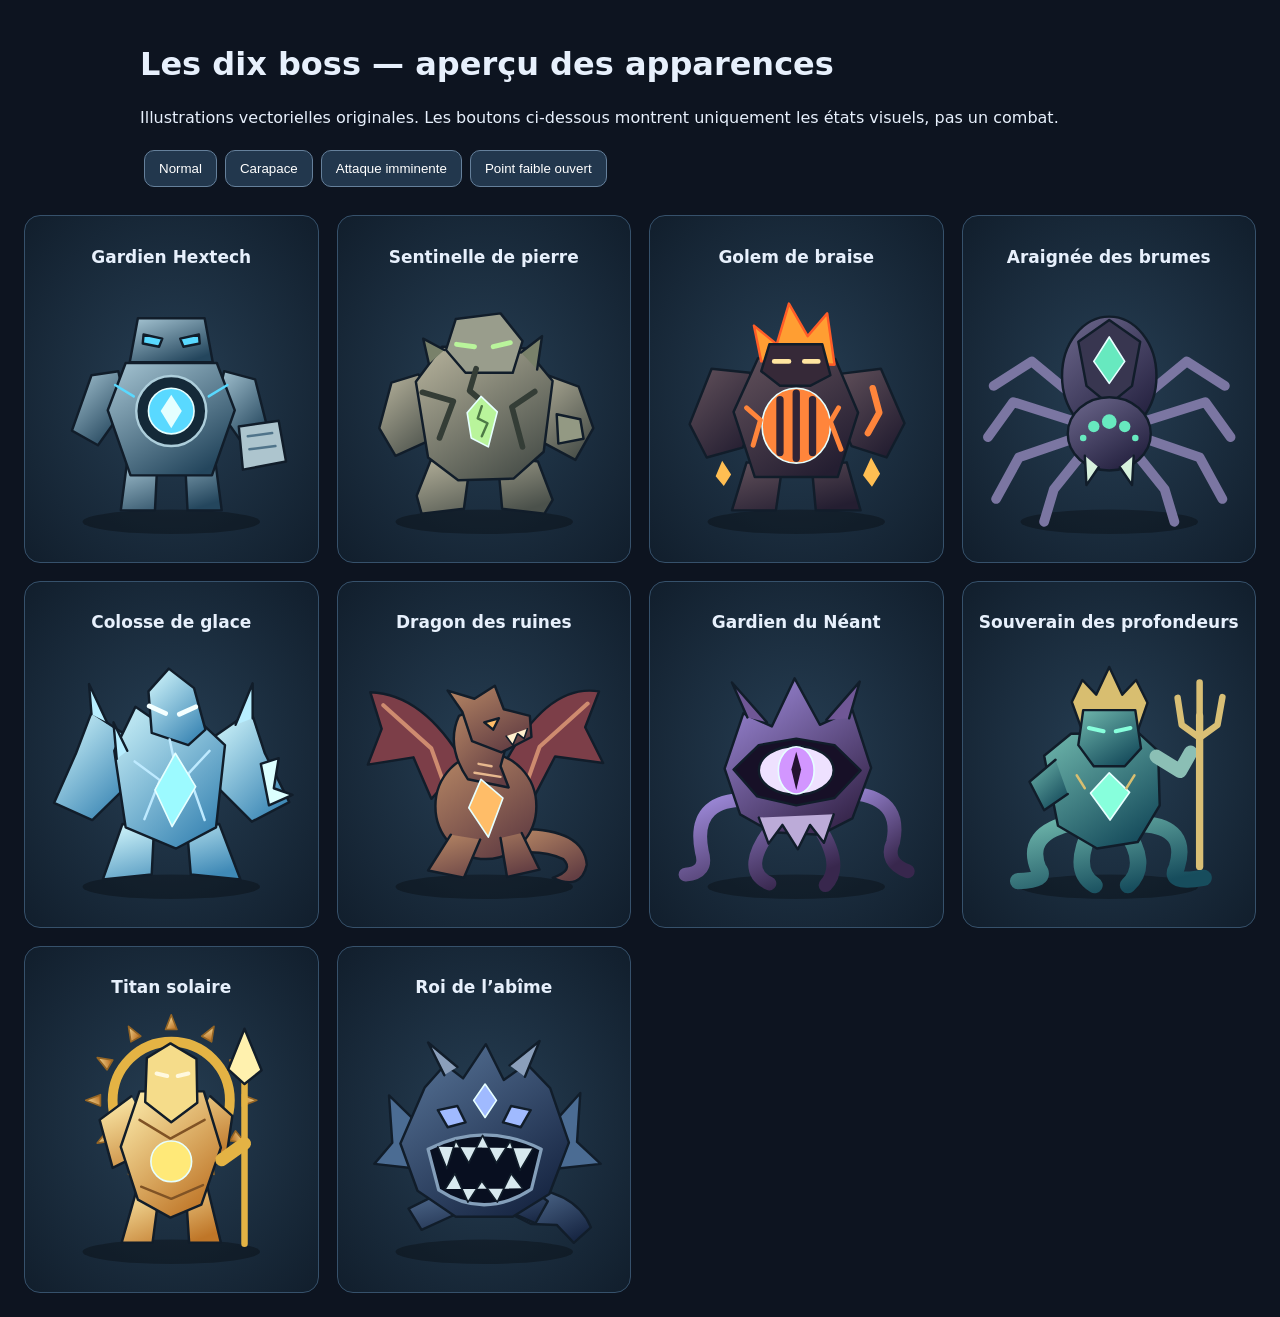
<file: Apercu-des-boss.html>
<!DOCTYPE html><html lang="fr"><head><meta charset="utf-8"><meta name="viewport" content="width=device-width,initial-scale=1"><title>Aperçu des boss de Runeterra</title><style>
body{margin:0;padding:24px;background:#0d1420;color:#e7f0fc;font:16px system-ui,sans-serif}header{max-width:1000px;margin:0 auto 24px}button{background:#22374d;color:white;border:1px solid #65809b;border-radius:10px;padding:10px 14px;margin:4px;cursor:pointer}.gallery{display:grid;grid-template-columns:repeat(auto-fit,minmax(250px,1fr));gap:18px;max-width:1500px;margin:auto}.hb-stage{background:radial-gradient(ellipse at center,#263e53,#111e2c);border:1px solid #36516b;border-radius:16px;padding:16px}.hb-stage h2{font-size:17px;text-align:center}.boss-art-svg{height:265px!important;width:100%}p{line-height:1.6}
</style></head><body><header><h1>Les dix boss — aperçu des apparences</h1><p>Illustrations vectorielles originales. Les boutons ci-dessous montrent uniquement les états visuels, pas un combat.</p><div id="controls"><button data-phase="normal">Normal</button><button data-phase="armor">Carapace</button><button data-phase="warning">Attaque imminente</button><button data-phase="exposed">Point faible ouvert</button></div></header><main class="gallery" id="gallery"></main><script>// Silhouettes SVG originales de Chasse aux boss. Aucune image distante.
const ART = {
 hextech: {name:'Gardien Hextech',metal:['#a7c6d4','#24465d'],accent:'#59d9ff',body:`
 <path d="M106 218L143 218L140 279H98Z M177 218H214L222 279H180Z" fill="@M@"/>
 <path d="M95 108L62 113L38 181L70 199L104 151Z" fill="@M@"/>
 <g class="ba-strike"><path d="M225 108L263 118L279 181L249 199L215 150Z" fill="@M@"/><path d="M243 176L292 169L301 219L248 229Z" fill="#adc5ce"/><path d="M254 188L284 184M256 204L288 200" stroke="#50748a"/></g>
 <path d="M104 98H216L238 156L210 236H110L82 156Z" fill="@M@"/><path d="M119 43H201L211 97H109Z" fill="@M@"/>
 <path d="M126 63L149 68L145 78L125 74Z M194 63L171 68L175 78L195 74Z" fill="@A@"/>
 <circle cx="160" cy="157" r="43" fill="#142938" stroke="#adcedb"/><circle class="ba-weakpoint" cx="160" cy="157" r="28" fill="@A@"/><path d="M160 137L173 157L160 178L147 157Z" fill="#e4ffff" stroke="none"/>
 <path d="M91 125L114 139M229 125L206 139" stroke="@A@"/>`},
 stone:{name:'Sentinelle de pierre',metal:['#b8b49d','#4b514b'],accent:'#b9f49b',body:`
 <path d="M94 218L144 211L135 277L83 283L77 261Z M176 211L226 219L244 266L234 283L182 277Z" fill="@M@"/>
 <path d="M79 112L46 122L31 178L51 212L91 194L111 143Z" fill="@M@"/>
 <g class="ba-strike"><path d="M235 112L276 127L294 178L272 217L233 196L211 145Z" fill="@M@"/><path d="M249 161L278 167L282 191L251 197Z" fill="#939983"/></g>
 <path d="M108 78L76 121L91 214L128 242L196 240L233 207L244 120L211 80Z" fill="@M@"/>
 <path d="M125 44L180 37L207 71L195 110L137 110L113 82Z" fill="#999d8c"/>
 <path d="M126 75L148 78M171 78L192 73" stroke="@A@" stroke-width="6"/>
 <path d="M84 134L122 145L105 190M222 133L194 152L207 201M150 105L142 132L161 148" fill="none" stroke="#343d36" stroke-width="7"/>
 <path class="ba-weakpoint" d="M156 139L176 158L165 201L144 190L139 159Z" fill="@A@"/>
 <path d="M157 151L152 166L164 172L157 188" fill="none" stroke="#4d7945"/>
 <path d="M92 99L85 68L111 82M205 85L231 65L225 106" fill="#79816a"/>`},
 ember:{name:'Golem de braise',metal:['#62515b','#241e31'],accent:'#ff853b',body:`
 <path d="M99 220L143 224L135 279H81Z M179 224L222 220L239 279H184Z" fill="@M@"/>
 <path d="M103 110L56 105L29 173L50 214L94 202L116 155Z" fill="@M@"/>
 <g class="ba-strike"><path d="M216 111L264 105L293 172L271 214L228 200L207 156Z" fill="@M@"/><path d="M254 129L262 159L248 184" fill="none" stroke="@A@" stroke-width="8"/></g>
 <path d="M113 92L208 93L236 159L211 238H109L83 158Z" fill="@M@"/>
 <path d="M117 96L108 52L136 75L151 25L174 65L198 37L207 100Z" fill="#ff9e32" stroke="#ff5c27"/>
 <path d="M127 75H192L202 113L177 126H140L117 108Z" fill="#362938"/><path d="M133 96H151M170 96H187" stroke="#ffe5a0" stroke-width="6"/>
 <ellipse class="ba-weakpoint" cx="160" cy="175" rx="42" ry="46" fill="@A@"/>
 <path d="M140 143V208M160 135V215M180 143V208" stroke="#312536" stroke-width="9"/>
 <path d="M99 153L116 168L107 199M212 153L202 170L215 204" fill="none" stroke="@A@" stroke-width="6"/>
 <path d="M80 235L69 218L61 237L71 249Z M242 236L252 214L263 234L253 250Z" fill="#ffbe52" stroke="none"/>`},
 mist:{name:'Araignée des brumes',metal:['#6e698e','#24213f'],accent:'#67e9bf',body:`
 <g fill="none" stroke="#7b76a2" stroke-width="12">
 <path d="M123 144L65 96L18 126M115 169L42 146L11 189M116 191L49 214L21 265M128 208L92 253L80 293"/>
 <g class="ba-strike"><path d="M197 144L255 96L302 126M205 169L278 146L309 189M204 191L271 214L299 265M192 208L228 253L240 293"/></g>
 </g>
 <ellipse cx="160" cy="114" rx="58" ry="73" fill="@M@"/><path d="M122 72L160 45L198 72L188 126L160 149L132 126Z" fill="#383650"/>
 <path class="ba-weakpoint" d="M160 66L179 96L160 123L141 96Z" fill="@A@"/>
 <ellipse cx="160" cy="185" rx="51" ry="45" fill="@M@"/>
 <path d="M130 212L132 248L147 226M190 212L188 248L173 226" fill="#d7f1dd"/>
 <g fill="@A@" stroke="none"><circle cx="141" cy="176" r="7"/><circle cx="160" cy="170" r="9"/><circle cx="179" cy="176" r="7"/><circle cx="128" cy="190" r="4"/><circle cx="192" cy="190" r="4"/></g>`},
 ice:{name:'Colosse de glace',metal:['#d8fbff','#3f89b6'],accent:'#9cfaff',body:`
 <path d="M100 216L139 217L136 278L76 284Z M179 217L219 216L245 284L184 278Z" fill="@M@"/>
 <path d="M108 109L62 79L43 129L16 190L63 211L100 175Z" fill="@M@"/>
 <g class="ba-strike"><path d="M212 109L258 77L275 129L305 189L259 213L220 174Z" fill="@M@"/><path d="M270 142L292 135L286 172L309 180L280 193Z" fill="#dcffff"/></g>
 <path d="M116 72L147 93L166 52L196 91L226 119L215 220L166 246L104 220L90 126Z" fill="@M@"/>
 <path d="M132 53L157 25L188 49L202 100L181 119L136 104Z" fill="@M@"/>
 <path d="M133 71L153 80M170 81L190 72" stroke="#f4ffff" stroke-width="6"/>
 <path d="M115 139L146 162L127 210M207 126L181 154L201 211M158 112L165 145" fill="none" stroke="#beeaff" stroke-width="3"/>
 <path class="ba-weakpoint" d="M165 129L190 170L161 219L140 174Z" fill="@A@"/>
 <path d="M62 81L59 44L81 91M239 94L260 43L260 86M106 126L89 91L93 136" fill="#b8eeff"/>`},
 dragon:{name:'Dragon des ruines',metal:['#b88865','#633e43'],accent:'#ffbd68',body:`
 <path d="M135 141Q85 56 20 54L34 99L17 143L73 134L95 185Z" fill="#7c3e48"/><path d="M187 138Q239 43 301 53L284 97L306 141L247 133L222 181Z" fill="#7c3e48"/>
 <path d="M36 70L95 123L110 165M287 68L228 121L212 166" fill="none" stroke="#ce8b6f" stroke-width="5"/>
 <path d="M203 222Q282 221 286 266Q279 298 244 282Q271 273 257 259Q232 247 196 252Z" fill="@M@"/>
 <ellipse cx="162" cy="194" rx="62" ry="65" fill="@M@"/>
 <path d="M119 229L91 273L135 282L155 235M180 233L188 281L228 272L206 227" fill="@M@"/>
 <path d="M140 161Q112 120 129 83L169 65L195 90L180 145L190 171Z" fill="@M@"/>
 <g class="ba-strike"><path d="M133 78L115 52L148 62L173 46L184 75L216 83L218 109L181 128L145 114Z" fill="@M@"/><path d="M160 91L178 86L171 100Z" fill="@A@"/><path d="M187 108L195 119L201 105L209 111L213 99" fill="#fff0ce" stroke-width="2"/></g>
 <path class="ba-weakpoint" d="M156 161L183 184L165 232L141 196Z" fill="@A@"/>
 <path d="M153 142L169 145M148 153L180 158" stroke="#e7b88e"/>`},
 void:{name:'Gardien du Néant',metal:['#a28ee0','#38274d'],accent:'#d296ff',body:`
 <g fill="none" stroke="@M@" stroke-width="17"><path d="M113 187Q30 179 44 250Q52 276 24 278M134 216Q89 272 127 289M187 218Q219 267 196 291"/><g class="ba-strike"><path d="M208 177Q292 176 279 238Q268 263 297 274"/></g></g>
 <path d="M72 148L95 80L130 96L158 37L189 94L229 76L252 147L229 209L190 229L130 226L91 204Z" fill="@M@"/>
 <path d="M83 149L114 119L160 111L207 119L239 150L207 184L160 193L112 182Z" fill="#171027"/>
 <ellipse cx="160" cy="150" rx="46" ry="30" fill="#eee1ff"/>
 <ellipse class="ba-weakpoint" cx="160" cy="150" rx="22" ry="29" fill="@A@"/><path d="M160 127L166 149L160 174L154 149Z" fill="#241331" stroke="none"/>
 <path d="M114 208L126 240L143 217L162 247L177 217L194 239L206 204" fill="#bcabd8"/>
 <path d="M100 85L81 42L124 91M197 88L238 41L225 86" fill="#705796"/>`},
 sovereign:{name:'Souverain des profondeurs',metal:['#70b8ad','#174d5d'],accent:'#87ffdc',body:`
 <g fill="none" stroke="@M@" stroke-width="20"><path d="M116 214Q55 227 73 271Q85 285 48 286M139 219Q112 273 142 291M177 220Q211 265 183 291M202 216Q258 220 243 269Q231 290 276 282"/></g>
 <path d="M113 105L80 132L97 218L145 246L195 238L222 193L220 126L196 104Z" fill="@M@"/>
 <path d="M114 66L127 39L144 57L160 23L176 57L193 39L207 67L192 110H130Z" fill="#d8be70"/>
 <path d="M128 76H192L199 123L179 145H141L122 119Z" fill="@M@"/>
 <path d="M135 98L153 102M168 102L186 98" stroke="@A@" stroke-width="5"/>
 <path d="M94 137L62 164L80 199L109 179" fill="@M@"/>
 <g class="ba-strike"><path d="M218 133L247 151L260 128" fill="none" stroke="#8bbfb5" stroke-width="17"/><path d="M271 83V268" stroke="#d9bf75" stroke-width="9"/><path d="M244 61L249 94L271 110L293 94L299 60M271 110V42" fill="none" stroke="#d9bf75" stroke-width="8"/></g>
 <path class="ba-weakpoint" d="M160 153L185 177L161 211L137 178Z" fill="@A@"/>
 <path d="M120 156L130 172M191 156L181 172" stroke="#d8be70"/>`},
 sun:{name:'Titan solaire',metal:['#fff1b1','#bf7628'],accent:'#ffe978',body:`
 <g fill="@M@" stroke="#956524" stroke-width="2"><circle cx="160" cy="107" r="72" fill="none" stroke="#e4b344" stroke-width="12"/>
 ${Array.from({length:12},(_,i)=>`<path d="M153 20L160 2L167 20Z" transform="rotate(${i*30} 160 107)"/>`).join('')}
 </g>
 <path d="M120 208L145 221L137 282H99Z M178 221L203 208L221 282H182Z" fill="@M@"/>
 <path d="M111 102L72 131L88 190L112 178L132 140M208 102L235 126L228 175L204 165L187 137" fill="@M@"/>
 <path d="M121 96H200L221 165L197 235L159 251L119 229L98 164Z" fill="@M@"/>
 <path d="M130 55L159 37L191 56L192 110L160 134L128 109Z" fill="#f5dc8a"/><path d="M142 74L155 77M168 77L181 74" stroke="#fff9df" stroke-width="5"/>
 <path d="M121 131L159 154L201 131M123 213L160 228L199 211" fill="none" stroke="#805325"/>
 <g class="ba-strike"><path d="M250 44V283" stroke="#e4b344" stroke-width="8"/><path d="M250 19L271 70L250 87L230 69Z" fill="#fff1ae"/><path d="M222 180L250 160" stroke="#e4b344" stroke-width="16"/></g>
 <circle class="ba-weakpoint" cx="160" cy="182" r="25" fill="@A@"/>`},
 abyss:{name:'Roi de l’abîme',metal:['#5a779b','#182744'],accent:'#a0baff',body:`
 <path d="M197 213Q272 216 291 263L270 282L249 260L218 259L186 243Z" fill="@M@"/>
 <path d="M115 216L67 240L83 266L127 246M208 208L238 231L223 258L187 242" fill="@M@"/>
 <path d="M78 135L43 101L47 159L25 185L78 191M245 135L278 98L274 158L303 185L248 191" fill="#4b6c93"/>
 <path d="M87 91L112 63L134 80L162 38L184 82L212 62L241 92L264 159L240 222L195 250H125L78 218L57 160Z" fill="@M@"/>
 <path d="M103 119L127 114L137 134L115 140Z M217 119L193 114L183 134L205 140Z" fill="@A@"/>
 <path class="ba-weakpoint" d="M161 87L175 107L161 128L147 107Z" fill="@A@"/>
 <g class="ba-strike"><path d="M91 167Q160 132 230 167L218 216Q160 254 104 217Z" fill="#080f20" stroke="#849fba" stroke-width="4"/>
 <path d="M103 164L114 191L125 156L141 184L158 150L175 184L192 157L204 193L220 166M112 216L124 197L140 232L157 206L176 232L193 197L207 215" fill="#d8e9ef" stroke-width="2"/></g>
 <path d="M111 76L91 36L127 66M191 64L228 34L210 78" fill="#8b9fbb"/>`}
};
let serial=0;
function css(){
 if(typeof document==='undefined'||document.getElementById('boss-appearances-style'))return;
 const style=document.createElement('style');style.id='boss-appearances-style';
 style.textContent=`
 .boss-art-svg{display:block;width:100%;max-width:340px;height:auto;margin:auto;overflow:visible}
 .boss-art-svg .ba-body{transform-origin:160px 180px;animation:baBreathe 3s ease-in-out infinite}
 .boss-art-svg .ba-weakpoint{stroke:#e6ffff;stroke-width:2px;transition:fill .2s,filter .2s}
 .boss-art-svg .ba-armor{opacity:0;transition:opacity .2s}
 .boss-art-svg .ba-warning-halo{opacity:0}
 .boss-art-svg .ba-strike{transform-box:fill-box;transform-origin:50% 75%}
 .hb-stage[data-phase="armor"] .boss-art-svg .ba-armor{opacity:1}
 .hb-stage[data-phase="warning"] .boss-art-svg .ba-warning-halo{opacity:1;animation:baWarn .5s ease-in-out infinite}
 .hb-stage[data-phase="warning"] .boss-art-svg .ba-strike{animation:baStrike .7s ease-in-out infinite}
 .hb-stage[data-phase="exposed"] .boss-art-svg .ba-weakpoint{fill:#ffb234!important;stroke:#fff1ad;filter:drop-shadow(0 0 12px #ffad32)}
 .hb-stage[data-phase="exposed"] .boss-art-svg .ba-body{animation:baBreathe 1s ease-in-out infinite}
 .bs-boss .boss-art-svg{width:100%;height:150px;margin-bottom:8px}
 .bs-boss .ba-body{animation:none}
 @keyframes baBreathe{50%{transform:translateY(-4px)}}
 @keyframes baWarn{50%{opacity:.25}}
 @keyframes baStrike{50%{transform:rotate(-9deg) translateY(-4px)}}
 @media(prefers-reduced-motion:reduce){.boss-art-svg .ba-body,.boss-art-svg .ba-strike,.boss-art-svg .ba-warning-halo{animation:none!important}.boss-art-svg .ba-weakpoint,.boss-art-svg .ba-armor{transition:none}}
 `;document.head.appendChild(style);
}
function bossArtwork(id){
 css();const key=Object.hasOwn(ART,id)?id:'hextech',a=ART[key],n=`ba-${++serial}`;
 const body=a.body.replaceAll('@M@',`url(#${n}-metal)`).replaceAll('@A@',a.accent);
 return `<svg class="boss-art-svg" data-boss-art="${key}" xmlns="http://www.w3.org/2000/svg" viewBox="0 0 320 320" role="img" aria-label="${a.name}"><title>${a.name}</title><defs><linearGradient id="${n}-metal" x1="0" y1="0" x2=".7" y2="1"><stop stop-color="${a.metal[0]}"/><stop offset="1" stop-color="${a.metal[1]}"/></linearGradient></defs><ellipse cx="160" cy="293" rx="109" ry="15" fill="#000" opacity=".3"/><g class="ba-warning-halo" fill="none" stroke="#ff7b76" stroke-width="4"><ellipse cx="160" cy="167" rx="140" ry="126"/></g><g class="ba-body" stroke="#111d2a" stroke-width="3" stroke-linejoin="round" stroke-linecap="round">${body}</g><g class="ba-armor" fill="none" stroke="#75cfff"><path d="M160 25L276 76L261 213L160 286L59 213L44 76Z" stroke-width="7" opacity=".65"/><path d="M160 41L261 86L247 204L160 268L73 204L59 86Z" stroke-width="2" stroke-dasharray="10 8" opacity=".7"/></g></svg>`;
}
const bossAppearanceNames=Object.fromEntries(Object.entries(ART).map(([id,a])=>[id,a.name]));

document.getElementById('gallery').innerHTML=Object.entries(bossAppearanceNames).map(([id,name])=>`<article class="hb-stage" data-phase="normal"><h2>${name}</h2>${bossArtwork(id)}</article>`).join('');
document.getElementById('controls').addEventListener('click',e=>{const b=e.target.closest('[data-phase]');if(b)document.querySelectorAll('.hb-stage').forEach(el=>el.dataset.phase=b.dataset.phase);});
</script></body></html>
</file>
